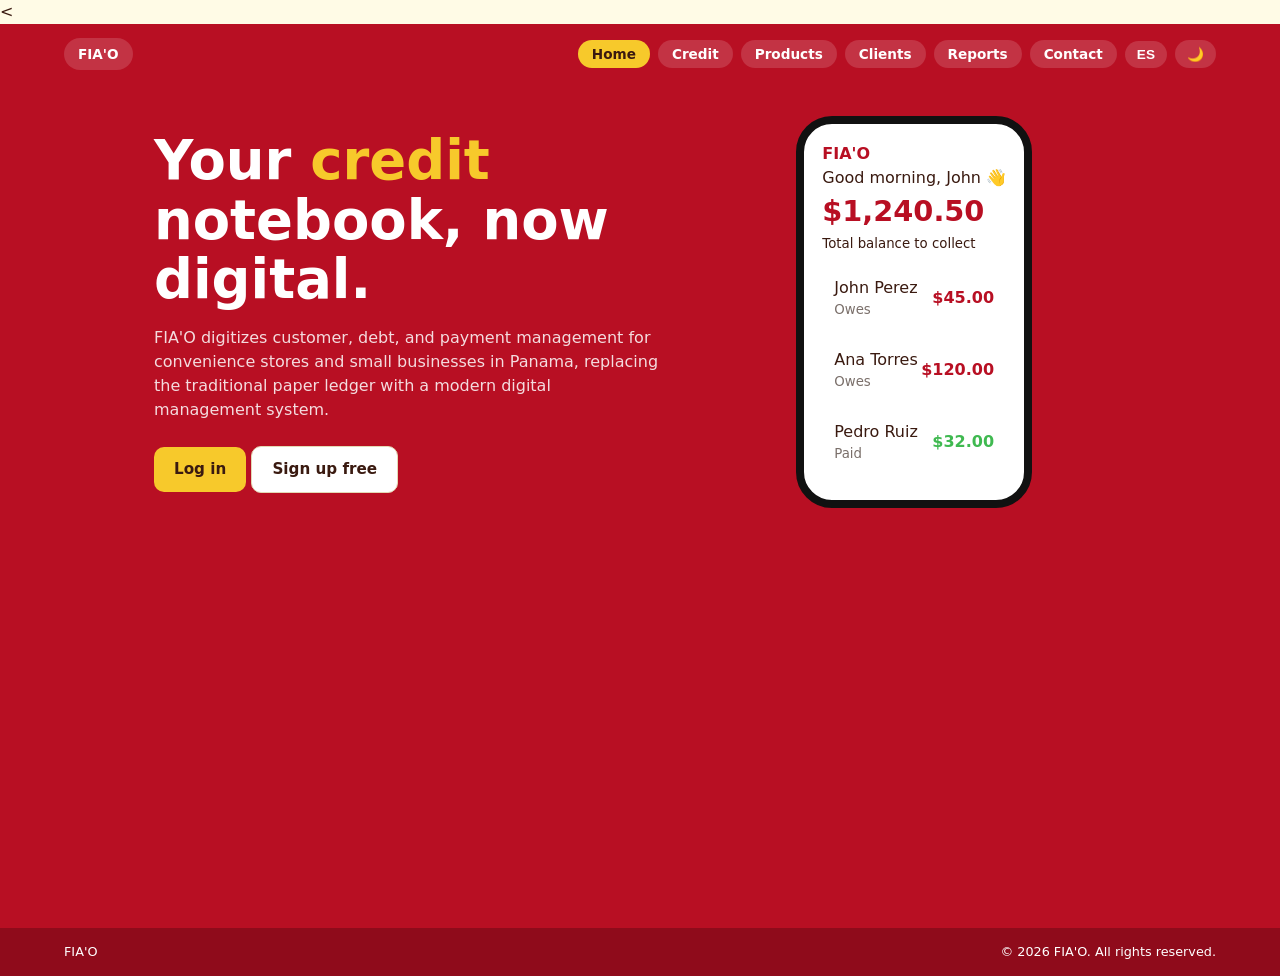
<file: index.html>
<<!DOCTYPE html>
<html lang="es">
<head>
<meta charset="UTF-8">
<meta name="viewport" content="width=device-width, initial-scale=1.0">
<title>FIA'O | Home</title>
<link rel="stylesheet" href="style.css">
<script>try{document.documentElement.dataset.theme=localStorage.getItem("theme")||"light"}catch(e){}</script>
</head>
<body class="">
<header class="nav"><a class="logo" href="index.html">FIA'O</a><div class="nav-right"><ul><li><a href="index.html" class='active'>Home</a></li><li><a href="credit.html">Credit</a></li><li><a href="products.html">Products</a></li><li><a href="clients.html">Clients</a></li><li><a href="reports.html">Reports</a></li><li><a href="contact.html">Contact</a></li></ul><button class="tool" id="lang" title="Idioma / Language">ES</button><button class="tool" id="theme" title="Dark mode">🌙</button></div></header>
<main class="red-bg"><div class="container hero">
<div><h1 data-es="Tu <span>cuaderno de crédito</span>, ahora digital.">Your <span>credit</span> notebook, now digital.</h1>
<p class="sub" style="margin-top:16px">FIA'O digitizes customer, debt, and payment management for convenience stores and small businesses in Panama, replacing the traditional paper ledger with a modern digital management system.</p>
<a class="btn btn-yellow" href="login.html">Log in</a> <a class="btn btn-light" href="signup.html">Sign up free</a></div>
<div class="phone"><b style="color:var(--red)">FIA'O</b><p>Good morning, John 👋</p><h2>$1,240.50</h2><small>Total balance to collect</small>
<div class="item" style="margin-top:12px"><span>John Perez<br><small>Owes</small></span><b class="plus">$45.00</b></div>
<div class="item"><span>Ana Torres<br><small>Owes</small></span><b class="plus">$120.00</b></div>
<div class="item"><span>Pedro Ruiz<br><small>Paid</small></span><b class="minus">$32.00</b></div></div>
</div></main><footer><span>FIA'O</span><span>© 2026 FIA'O. All rights reserved.</span></footer>
<script src="script.js"></script>
</body>
</html>
</file>
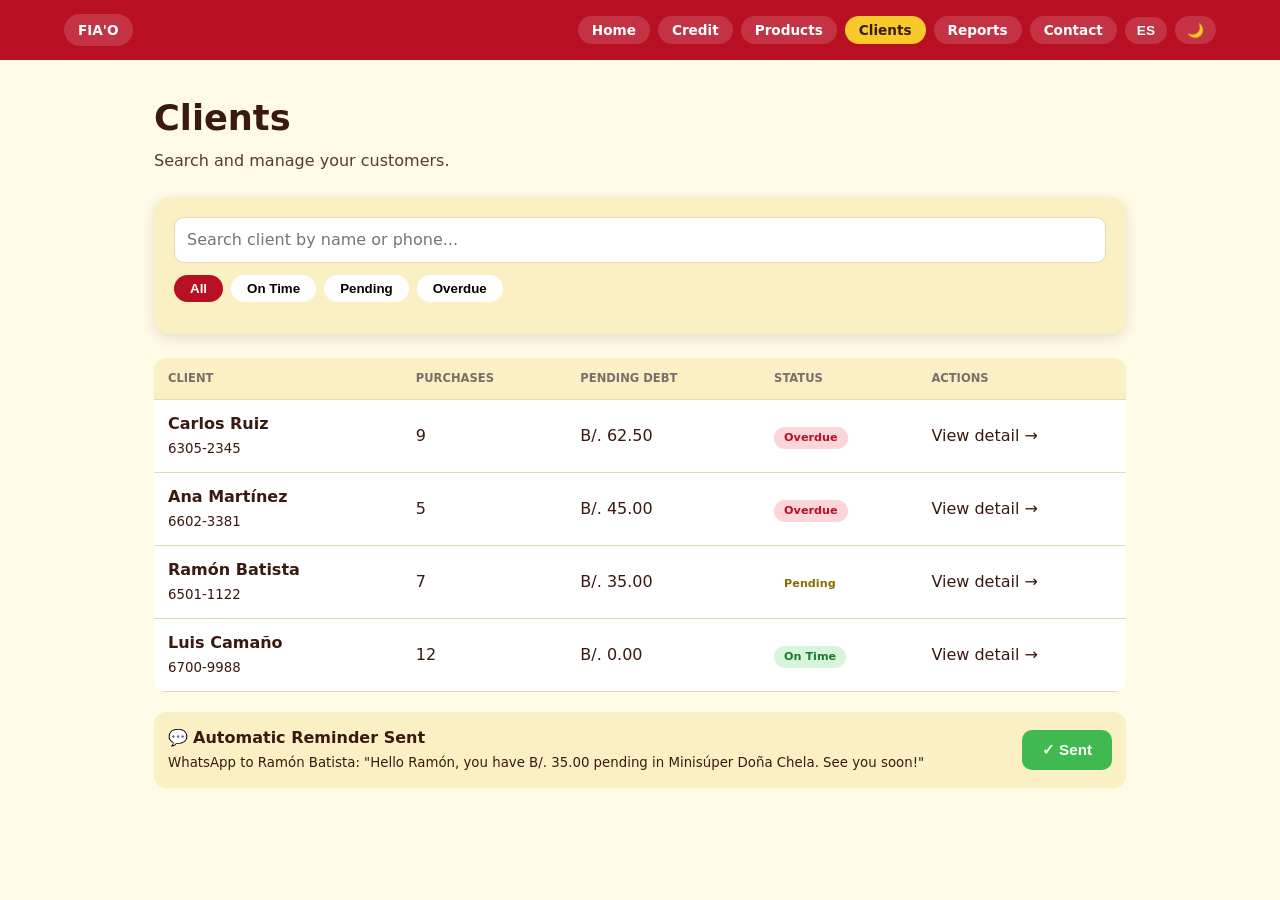
<file: clients.html>
<!DOCTYPE html>
<html lang="es">
<head>
<meta charset="UTF-8">
<meta name="viewport" content="width=device-width, initial-scale=1.0">
<title>FIA'O | Clients</title>
<link rel="stylesheet" href="style.css">
<script>try{document.documentElement.dataset.theme=localStorage.getItem("theme")||"light"}catch(e){}</script>
</head>
<body class="">
<header class="nav"><a class="logo" href="index.html">FIA'O</a><div class="nav-right"><ul><li><a href="index.html">Home</a></li><li><a href="credit.html">Credit</a></li><li><a href="products.html">Products</a></li><li><a href="clients.html" class='active'>Clients</a></li><li><a href="reports.html">Reports</a></li><li><a href="contact.html">Contact</a></li></ul><button class="tool" id="lang" title="Idioma / Language">ES</button><button class="tool" id="theme" title="Dark mode">🌙</button></div></header>
<main class="page-light"><div class="container">
<h1>Clients</h1><p class="sub">Search and manage your customers.</p>
<div class="card"><input placeholder="Search client by name or phone...">
<div class="pills"><button class="on" data-f="all">All</button><button data-f="ok">On Time</button><button data-f="pending">Pending</button><button data-f="over">Overdue</button></div></div><br>
<table id="clients"><thead><tr><th>Client</th><th>Purchases</th><th>Pending debt</th><th>Status</th><th>Actions</th></tr></thead><tbody>
<tr data-s="over"><td><b>Carlos Ruiz</b><br><small>6305-2345</small></td><td>9</td><td>B/. 62.50</td><td><span class="badge b-over">Overdue</span></td><td><a href="credit.html">View detail →</a></td></tr>
<tr data-s="over"><td><b>Ana Martínez</b><br><small>6602-3381</small></td><td>5</td><td>B/. 45.00</td><td><span class="badge b-over">Overdue</span></td><td><a href="credit.html">View detail →</a></td></tr>
<tr data-s="pending"><td><b>Ramón Batista</b><br><small>6501-1122</small></td><td>7</td><td>B/. 35.00</td><td><span class="badge b-pending">Pending</span></td><td><a href="credit.html">View detail →</a></td></tr>
<tr data-s="ok"><td><b>Luis Camaño</b><br><small>6700-9988</small></td><td>12</td><td>B/. 0.00</td><td><span class="badge b-ok">On Time</span></td><td><a href="credit.html">View detail →</a></td></tr>
</tbody></table>
<div class="reminder"><span>💬 <b>Automatic Reminder Sent</b><br><small>WhatsApp to Ramón Batista: "Hello Ramón, you have B/. 35.00 pending in Minisúper Doña Chela. See you soon!"</small></span><button class="btn" style="background:var(--green);color:#fff">✓ Sent</button></div>
</div></main>
<script src="script.js"></script>
</body>
</html>
</file>
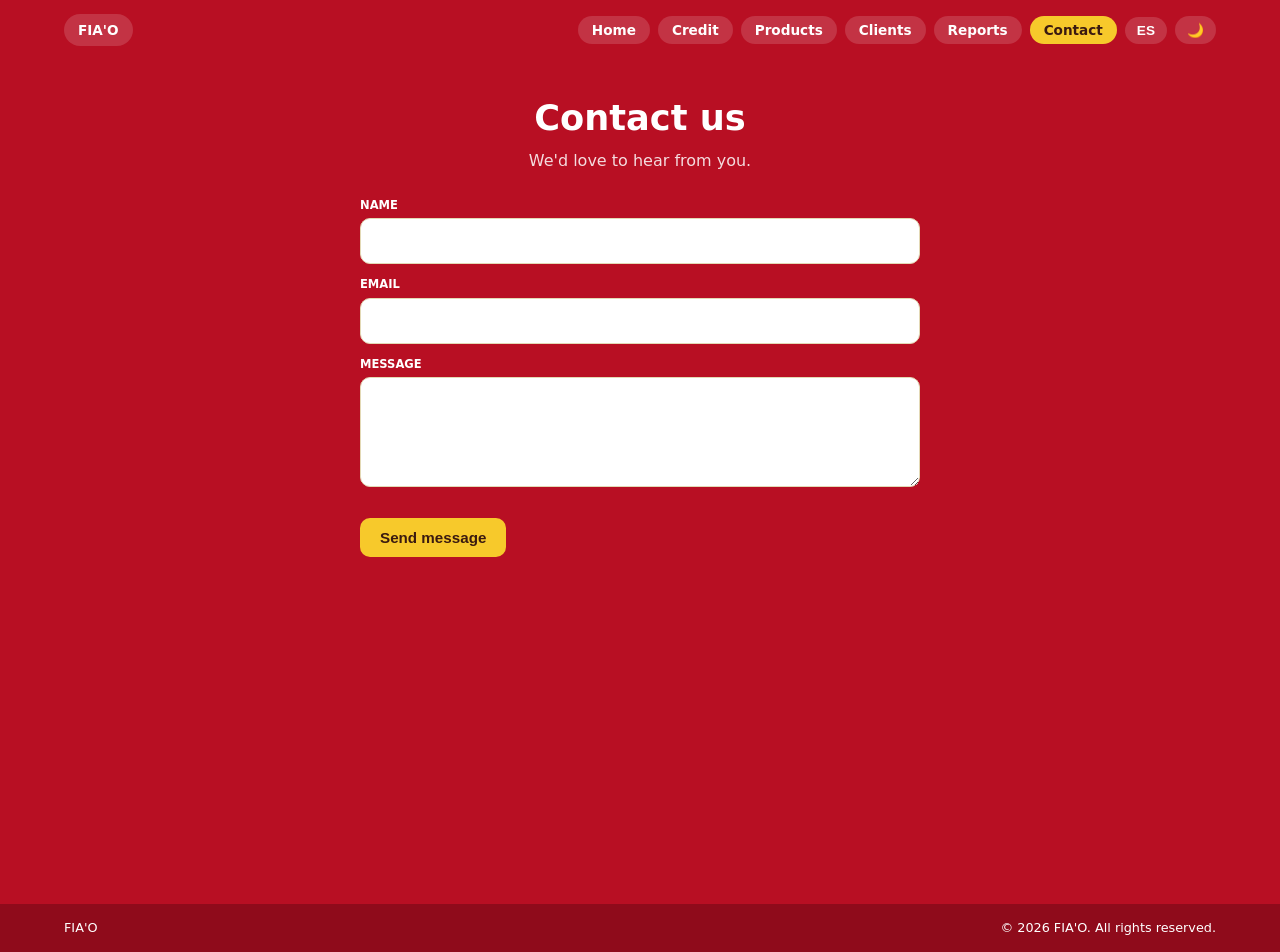
<file: contact.html>
<!DOCTYPE html>
<html lang="es">
<head>
<meta charset="UTF-8">
<meta name="viewport" content="width=device-width, initial-scale=1.0">
<title>FIA'O | Contact</title>
<link rel="stylesheet" href="style.css">
<script>try{document.documentElement.dataset.theme=localStorage.getItem("theme")||"light"}catch(e){}</script>
</head>
<body class="">
<header class="nav"><a class="logo" href="index.html">FIA'O</a><div class="nav-right"><ul><li><a href="index.html">Home</a></li><li><a href="credit.html">Credit</a></li><li><a href="products.html">Products</a></li><li><a href="clients.html">Clients</a></li><li><a href="reports.html">Reports</a></li><li><a href="contact.html" class='active'>Contact</a></li></ul><button class="tool" id="lang" title="Idioma / Language">ES</button><button class="tool" id="theme" title="Dark mode">🌙</button></div></header>
<main class="red-bg"><div class="container"><h1 style="text-align:center">Contact us</h1><p class="sub" style="text-align:center">We'd love to hear from you.</p>
<form class="contact-form" data-demo><label>Name</label><input required><label>Email</label><input type="email" required><label>Message</label><textarea></textarea><br><br><button class="btn btn-yellow">Send message</button></form></div></main><footer><span>FIA'O</span><span>© 2026 FIA'O. All rights reserved.</span></footer>
<script src="script.js"></script>
</body>
</html>
</file>
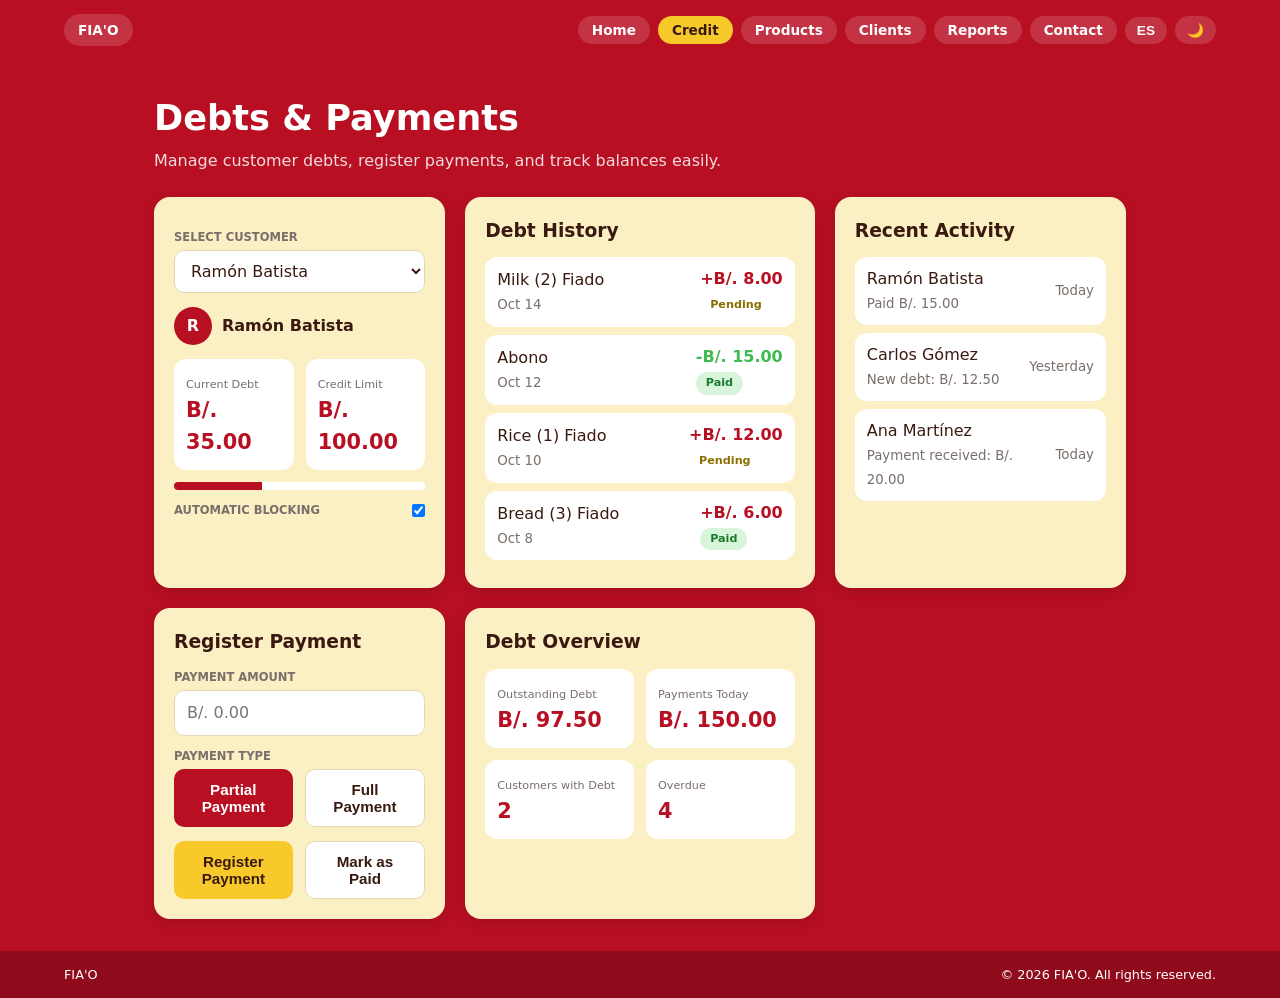
<file: credit.html>
<!DOCTYPE html>
<html lang="es">
<head>
<meta charset="UTF-8">
<meta name="viewport" content="width=device-width, initial-scale=1.0">
<title>FIA'O | Credit</title>
<link rel="stylesheet" href="style.css">
<script>try{document.documentElement.dataset.theme=localStorage.getItem("theme")||"light"}catch(e){}</script>
</head>
<body class="">
<header class="nav"><a class="logo" href="index.html">FIA'O</a><div class="nav-right"><ul><li><a href="index.html">Home</a></li><li><a href="credit.html" class='active'>Credit</a></li><li><a href="products.html">Products</a></li><li><a href="clients.html">Clients</a></li><li><a href="reports.html">Reports</a></li><li><a href="contact.html">Contact</a></li></ul><button class="tool" id="lang" title="Idioma / Language">ES</button><button class="tool" id="theme" title="Dark mode">🌙</button></div></header>
<main class="red-bg"><div class="container">
<h1>Debts &amp; Payments</h1><p class="sub">Manage customer debts, register payments, and track balances easily.</p>
<div class="grid g-credit">
<section class="card"><label>Select customer</label>
<select><option>Ramón Batista</option><option>Carlos Gómez</option><option>Ana Martínez</option></select>
<div class="customer"><div class="avatar">R</div><b>Ramón Batista</b></div>
<div class="row"><div class="stat"><small>Current Debt</small><b>B/. 35.00</b></div><div class="stat"><small>Credit Limit</small><b>B/. 100.00</b></div></div>
<div class="progress"><i style="width:35%"></i></div>
<label style="display:flex;justify-content:space-between">Automatic Blocking <input type="checkbox" checked style="width:auto"></label></section>
<section class="card"><h3>Debt History</h3>
<div class="item"><span>Milk (2) Fiado<br><small>Oct 14</small></span><span><b class="plus">+B/. 8.00</b><br><span class="badge b-pending">Pending</span></span></div>
<div class="item"><span>Abono<br><small>Oct 12</small></span><span><b class="minus">-B/. 15.00</b><br><span class="badge b-paid">Paid</span></span></div>
<div class="item"><span>Rice (1) Fiado<br><small>Oct 10</small></span><span><b class="plus">+B/. 12.00</b><br><span class="badge b-pending">Pending</span></span></div>
<div class="item"><span>Bread (3) Fiado<br><small>Oct 8</small></span><span><b class="plus">+B/. 6.00</b><br><span class="badge b-paid">Paid</span></span></div></section>
<section class="card"><h3>Recent Activity</h3>
<div class="item"><span>Ramón Batista<br><small>Paid B/. 15.00</small></span><small>Today</small></div>
<div class="item"><span>Carlos Gómez<br><small>New debt: B/. 12.50</small></span><small>Yesterday</small></div>
<div class="item"><span>Ana Martínez<br><small>Payment received: B/. 20.00</small></span><small>Today</small></div></section>
<section class="card"><h3>Register Payment</h3>
<form><label>Payment amount</label><input type="number" placeholder="B/. 0.00">
<label>Payment type</label><div class="row"><button type="button" class="btn btn-red">Partial Payment</button><button type="button" class="btn btn-light">Full Payment</button></div>
<div class="row" style="margin-top:14px"><button class="btn btn-yellow">Register Payment</button><button type="button" class="btn btn-light">Mark as Paid</button></div></form></section>
<section class="card"><h3>Debt Overview</h3><div class="row"><div class="stat"><small>Outstanding Debt</small><b>B/. 97.50</b></div><div class="stat"><small>Payments Today</small><b>B/. 150.00</b></div></div>
<div class="row" style="margin-top:12px"><div class="stat"><small>Customers with Debt</small><b>2</b></div><div class="stat"><small>Overdue</small><b>4</b></div></div></section>
</div></div></main><footer><span>FIA'O</span><span>© 2026 FIA'O. All rights reserved.</span></footer>
<script src="script.js"></script>
</body>
</html>
</file>
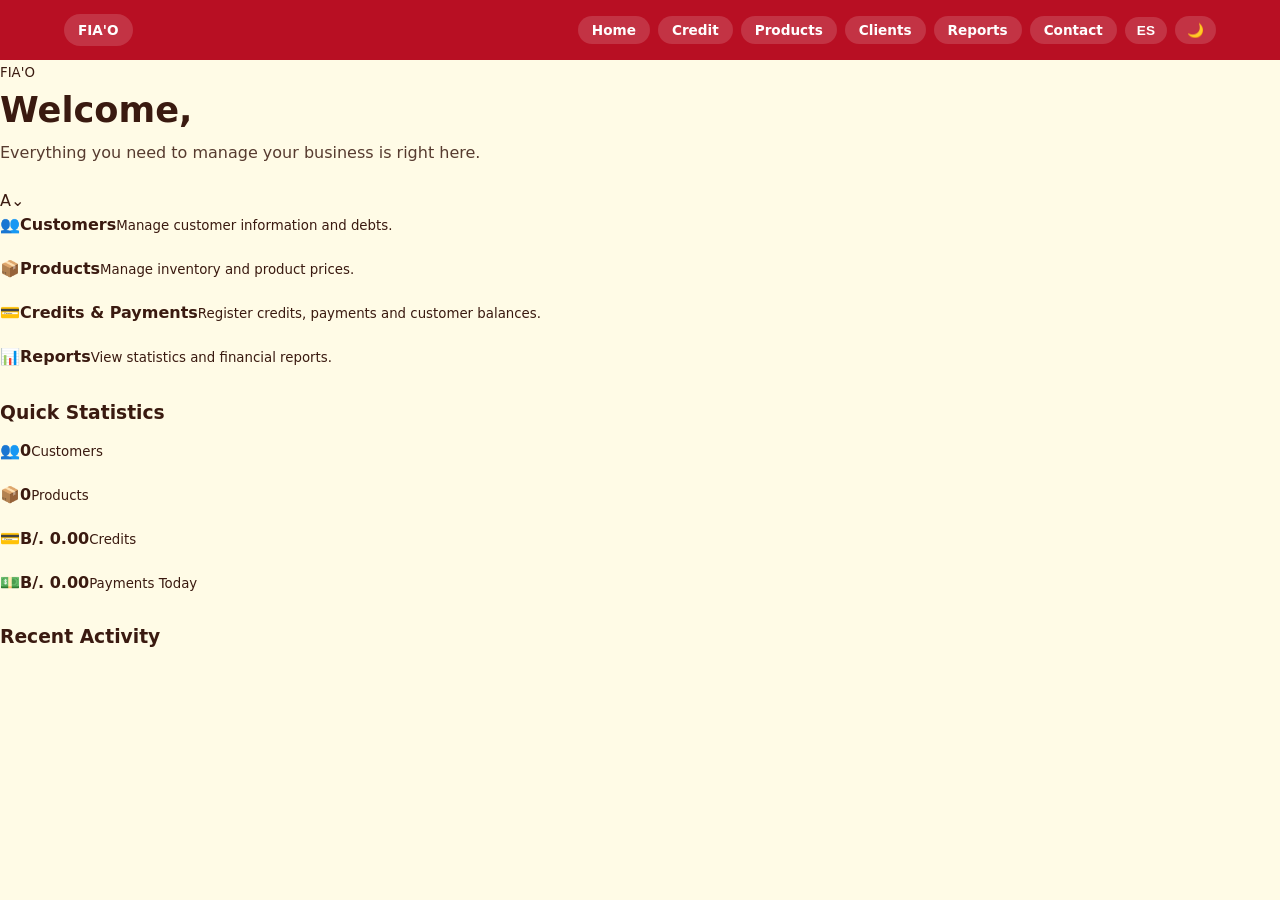
<file: dashboard.html>
<!DOCTYPE html>
<html lang="es">
<head>
<meta charset="UTF-8">
<meta name="viewport" content="width=device-width, initial-scale=1.0">
<title>FIA'O | Dashboard</title>
<link rel="stylesheet" href="style.css">
<script>try{document.documentElement.dataset.theme=localStorage.getItem("theme")||"light"}catch(e){}</script>
</head>
<body class="">
<header class="nav"><a class="logo" href="index.html">FIA'O</a><div class="nav-right"><ul><li><a href="index.html">Home</a></li><li><a href="credit.html">Credit</a></li><li><a href="products.html">Products</a></li><li><a href="clients.html">Clients</a></li><li><a href="reports.html">Reports</a></li><li><a href="contact.html">Contact</a></li></ul><button class="tool" id="lang" title="Idioma / Language">ES</button><button class="tool" id="theme" title="Dark mode">🌙</button></div></header>
<main class="page-light"><div class="dash">
<div class="dash-head"><div><small class="eyebrow">FIA'O</small><h1 id="welcome">Welcome,</h1><p class="sub">Everything you need to manage your business is right here.</p></div>
<div class="user-chip" id="userChip"><span class="uav" id="uAv">A</span><span class="uinfo"><b id="uName"></b><small id="uBiz"></small></span><span>⌄</span>
<div class="user-menu" id="uMenu" hidden><button type="button" id="logout">Log out</button></div></div></div>
<div class="grid dgrid">
<a class="dcard" href="clients.html"><span class="dico">👥</span><span><b>Customers</b><small>Manage customer information and debts.</small></span></a>
<a class="dcard" href="products.html"><span class="dico">📦</span><span><b>Products</b><small>Manage inventory and product prices.</small></span></a>
<a class="dcard" href="credit.html"><span class="dico">💳</span><span><b>Credits &amp; Payments</b><small>Register credits, payments and customer balances.</small></span></a>
<a class="dcard" href="reports.html"><span class="dico">📊</span><span><b>Reports</b><small>View statistics and financial reports.</small></span></a></div>
<h3 style="margin:30px 0 12px">Quick Statistics</h3>
<div class="grid dstats">
<div class="dcard col"><span class="dico sm">👥</span><b id="stC">0</b><small class="slabel">Customers</small></div>
<div class="dcard col"><span class="dico sm">📦</span><b id="stP">0</b><small class="slabel">Products</small></div>
<div class="dcard col"><span class="dico sm">💳</span><b id="stCr">B/. 0.00</b><small class="slabel">Credits</small></div>
<div class="dcard col"><span class="dico sm">💵</span><b id="stPay">B/. 0.00</b><small class="slabel">Payments Today</small></div></div>
<div class="dcard" style="display:block;margin-top:28px"><h3>Recent Activity</h3><div id="act"></div></div>
</div></main>
<script src="script.js"></script>
</body>
</html>
</file>
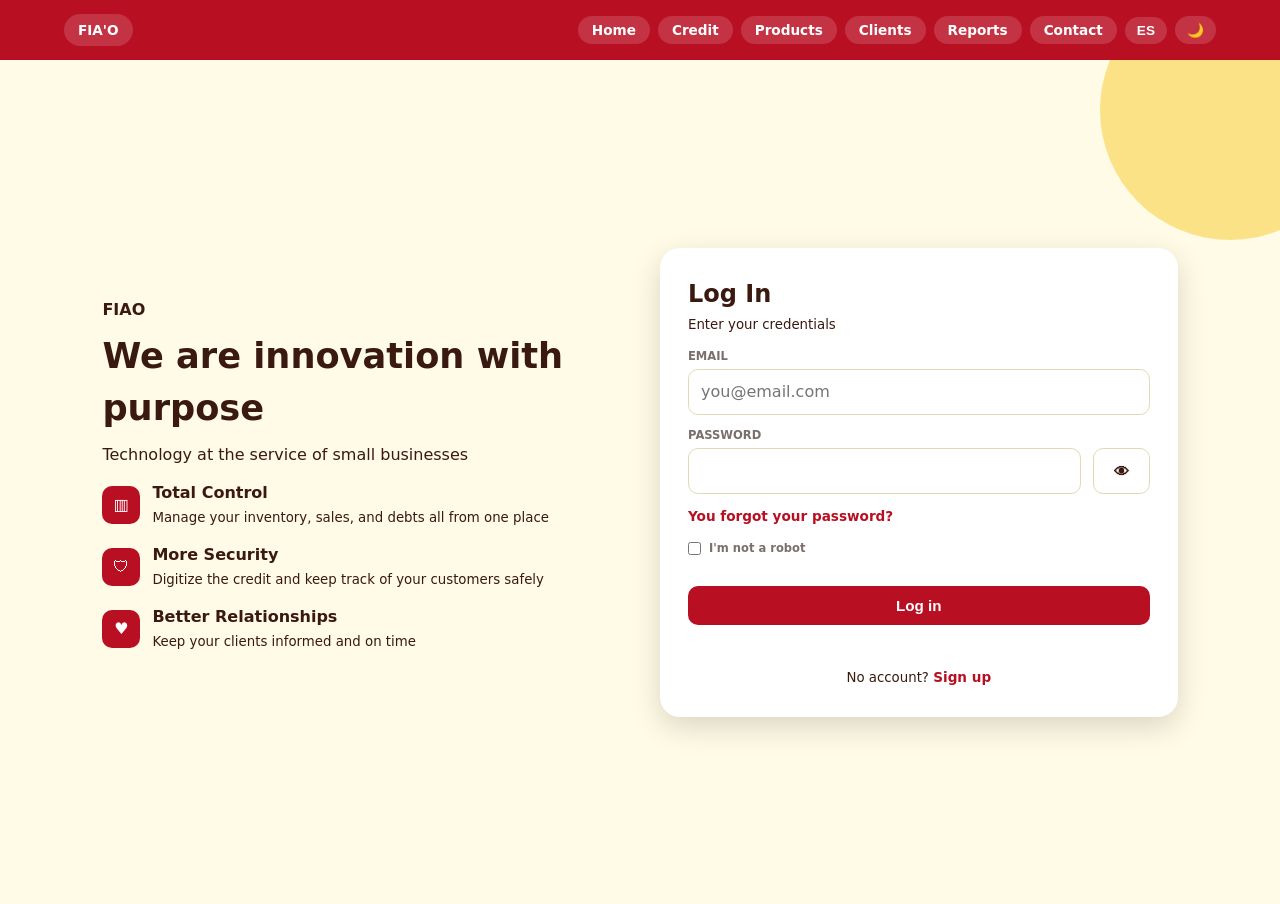
<file: login.html>
<!DOCTYPE html>
<html lang="es">
<head>
<meta charset="UTF-8">
<meta name="viewport" content="width=device-width, initial-scale=1.0">
<title>FIA'O | Log in</title>
<link rel="stylesheet" href="style.css">
<script>try{document.documentElement.dataset.theme=localStorage.getItem("theme")||"light"}catch(e){}</script>
</head>
<body class="">
<header class="nav"><a class="logo" href="index.html">FIA'O</a><div class="nav-right"><ul><li><a href="index.html">Home</a></li><li><a href="credit.html">Credit</a></li><li><a href="products.html">Products</a></li><li><a href="clients.html">Clients</a></li><li><a href="reports.html">Reports</a></li><li><a href="contact.html">Contact</a></li></ul><button class="tool" id="lang" title="Idioma / Language">ES</button><button class="tool" id="theme" title="Dark mode">🌙</button></div></header>
<main class="auth"><div><b>FIAO</b><h1>We are innovation with purpose</h1><p>Technology at the service of small businesses</p><div class="feature"><i>▥</i><div><b>Total Control</b><br><small>Manage your inventory, sales, and debts all from one place</small></div></div><div class="feature"><i>🛡</i><div><b>More Security</b><br><small>Digitize the credit and keep track of your customers safely</small></div></div><div class="feature"><i>♥</i><div><b>Better Relationships</b><br><small>Keep your clients informed and on time</small></div></div></div>
<form class="auth-card" id="loginForm" novalidate><h2>Log In</h2><small>Enter your credentials</small>
<label>Email</label><input name="email" type="email" placeholder="you@email.com" autocomplete="email">
<label>Password</label><div class="row"><input id="pw" name="password" type="password" autocomplete="current-password"><button type="button" class="btn btn-light" style="flex:0" data-eye="pw">👁</button></div>
<p style="margin:10px 0"><a href="#">You forgot your password?</a></p>
<label style="text-transform:none;display:flex;gap:8px;align-items:center"><input type="checkbox" id="robot" style="width:auto"> I'm not a robot</label><br>
<button class="btn btn-red btn-block">Log in</button><p class="msg" id="msg"></p><p style="margin-top:12px;text-align:center"><small>No account? <a href="signup.html">Sign up</a></small></p></form></main>
<script src="script.js"></script>
</body>
</html>
</file>
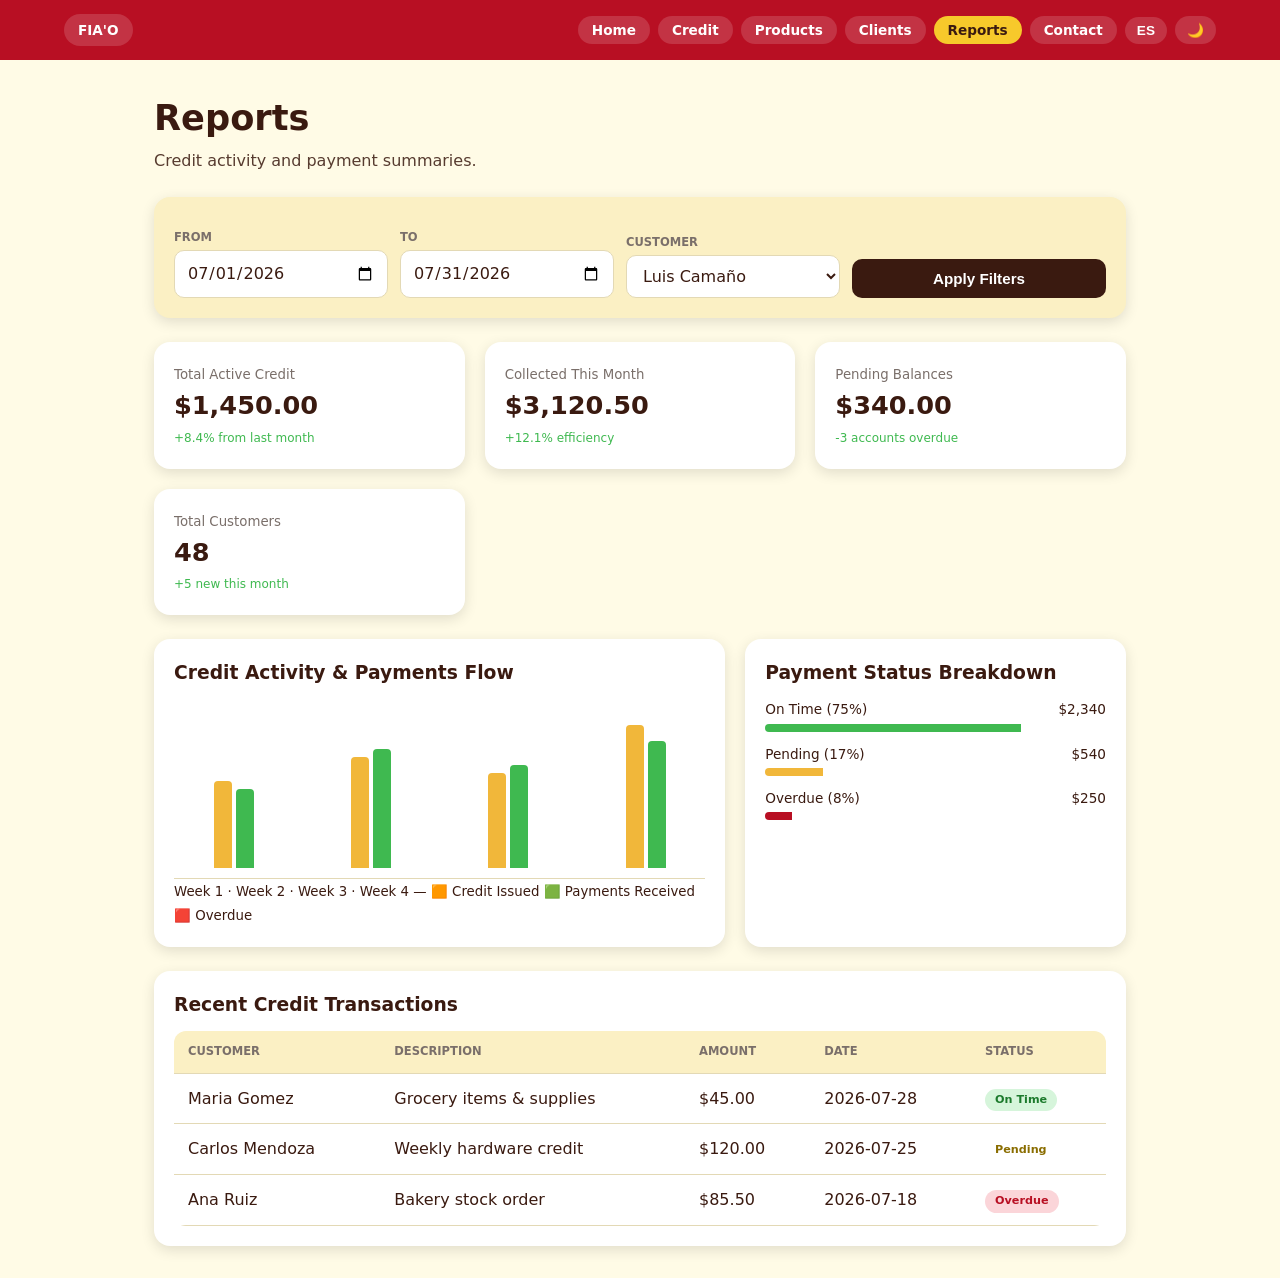
<file: reports.html>
<!DOCTYPE html>
<html lang="es">
<head>
<meta charset="UTF-8">
<meta name="viewport" content="width=device-width, initial-scale=1.0">
<title>FIA'O | Reports</title>
<link rel="stylesheet" href="style.css">
<script>try{document.documentElement.dataset.theme=localStorage.getItem("theme")||"light"}catch(e){}</script>
</head>
<body class="">
<header class="nav"><a class="logo" href="index.html">FIA'O</a><div class="nav-right"><ul><li><a href="index.html">Home</a></li><li><a href="credit.html">Credit</a></li><li><a href="products.html">Products</a></li><li><a href="clients.html">Clients</a></li><li><a href="reports.html" class='active'>Reports</a></li><li><a href="contact.html">Contact</a></li></ul><button class="tool" id="lang" title="Idioma / Language">ES</button><button class="tool" id="theme" title="Dark mode">🌙</button></div></header>
<main class="page-light"><div class="container">
<h1>Reports</h1><p class="sub">Credit activity and payment summaries.</p>
<div class="card"><div class="row" style="align-items:end"><div><label>From</label><input type="date" value="2026-07-01"></div><div><label>To</label><input type="date" value="2026-07-31"></div>
<div><label>Customer</label><select><option>Luis Camaño</option><option>All</option></select></div><button class="btn btn-brown">Apply Filters</button></div></div><br>
<div class="grid g3">
<div class="card white kpi"><small>Total Active Credit</small><b>$1,450.00</b><em>+8.4% from last month</em></div>
<div class="card white kpi"><small>Collected This Month</small><b>$3,120.50</b><em>+12.1% efficiency</em></div>
<div class="card white kpi"><small>Pending Balances</small><b>$340.00</b><em>-3 accounts overdue</em></div>
<div class="card white kpi"><small>Total Customers</small><b>48</b><em>+5 new this month</em></div></div><br>
<div class="grid" style="grid-template-columns:1.5fr 1fr">
<div class="card white"><h3>Credit Activity &amp; Payments Flow</h3><div class="bars"><div><i class="y" style="height:55%"></i><i class="g" style="height:50%"></i></div><div><i class="y" style="height:70%"></i><i class="g" style="height:75%"></i></div><div><i class="y" style="height:60%"></i><i class="g" style="height:65%"></i></div><div><i class="y" style="height:90%"></i><i class="g" style="height:80%"></i></div></div><small>Week 1 · Week 2 · Week 3 · Week 4 — 🟧 Credit Issued 🟩 Payments Received 🟥 Overdue</small></div>
<div class="card white"><h3>Payment Status Breakdown</h3>
<div class="bar-row">On Time (75%) <span style="float:right">$2,340</span><div class="progress"><i style="width:75%;background:var(--green)"></i></div></div>
<div class="bar-row">Pending (17%) <span style="float:right">$540</span><div class="progress"><i style="width:17%;background:#f1b73a"></i></div></div>
<div class="bar-row">Overdue (8%) <span style="float:right">$250</span><div class="progress"><i style="width:8%"></i></div></div></div></div><br>
<div class="card white"><h3>Recent Credit Transactions</h3><table><thead><tr><th>Customer</th><th>Description</th><th>Amount</th><th>Date</th><th>Status</th></tr></thead><tbody>
<tr><td>Maria Gomez</td><td>Grocery items &amp; supplies</td><td>$45.00</td><td>2026-07-28</td><td><span class="badge b-ok">On Time</span></td></tr>
<tr><td>Carlos Mendoza</td><td>Weekly hardware credit</td><td>$120.00</td><td>2026-07-25</td><td><span class="badge b-pending">Pending</span></td></tr>
<tr><td>Ana Ruiz</td><td>Bakery stock order</td><td>$85.50</td><td>2026-07-18</td><td><span class="badge b-over">Overdue</span></td></tr></tbody></table></div>
</div></main>
<script src="script.js"></script>
</body>
</html>
</file>
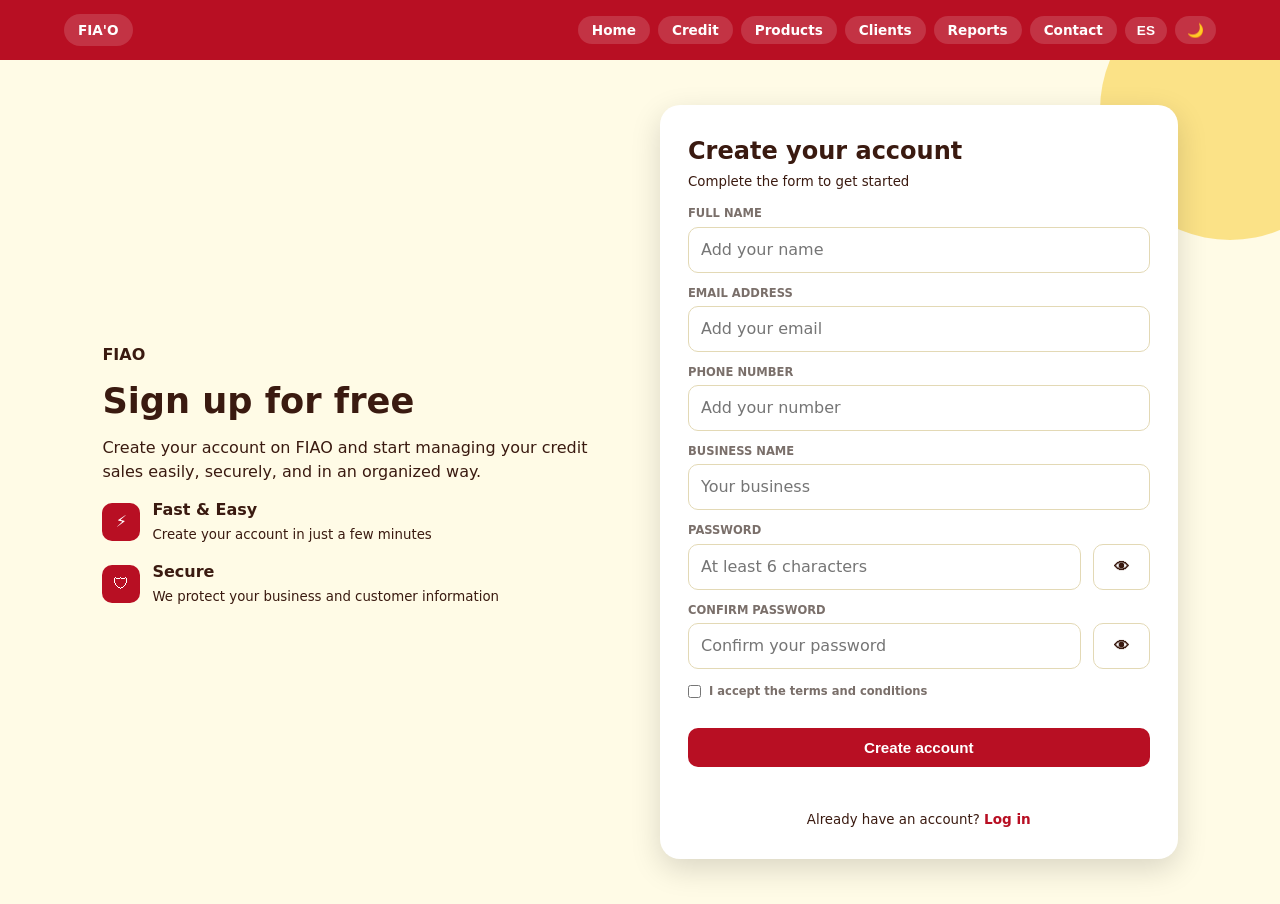
<file: signup.html>
<!DOCTYPE html>
<html lang="es">
<head>
<meta charset="UTF-8">
<meta name="viewport" content="width=device-width, initial-scale=1.0">
<title>FIA'O | Sign up</title>
<link rel="stylesheet" href="style.css">
<script>try{document.documentElement.dataset.theme=localStorage.getItem("theme")||"light"}catch(e){}</script>
</head>
<body class="">
<header class="nav"><a class="logo" href="index.html">FIA'O</a><div class="nav-right"><ul><li><a href="index.html">Home</a></li><li><a href="credit.html">Credit</a></li><li><a href="products.html">Products</a></li><li><a href="clients.html">Clients</a></li><li><a href="reports.html">Reports</a></li><li><a href="contact.html">Contact</a></li></ul><button class="tool" id="lang" title="Idioma / Language">ES</button><button class="tool" id="theme" title="Dark mode">🌙</button></div></header>
<main class="auth"><div><b>FIAO</b><h1>Sign up for free</h1><p>Create your account on FIAO and start managing your credit sales easily, securely, and in an organized way.</p>
<div class="feature"><i>⚡</i><div><b>Fast &amp; Easy</b><br><small>Create your account in just a few minutes</small></div></div><div class="feature"><i>🛡</i><div><b>Secure</b><br><small>We protect your business and customer information</small></div></div></div>
<form class="auth-card" id="signupForm" novalidate><h2>Create your account</h2><small>Complete the form to get started</small>
<label>Full name</label><input name="name" placeholder="Add your name" autocomplete="name">
<label>Email address</label><input name="email" type="email" placeholder="Add your email" autocomplete="email">
<label>Phone number</label><input name="phone" type="tel" placeholder="Add your number" autocomplete="tel">
<label>Business name</label><input name="business" placeholder="Your business">
<label>Password</label><div class="row"><input id="pw1" name="password" type="password" placeholder="At least 6 characters" autocomplete="new-password"><button type="button" class="btn btn-light" style="flex:0" data-eye="pw1">👁</button></div>
<label>Confirm password</label><div class="row"><input id="pw2" name="password2" type="password" placeholder="Confirm your password" autocomplete="new-password"><button type="button" class="btn btn-light" style="flex:0" data-eye="pw2">👁</button></div>
<label style="text-transform:none;display:flex;gap:8px;align-items:center;margin-top:14px"><input type="checkbox" name="terms" style="width:auto"> I accept the terms and conditions</label><br>
<button class="btn btn-red btn-block">Create account</button><p class="msg" id="msg"></p><p style="margin-top:12px;text-align:center"><small>Already have an account? <a href="login.html">Log in</a></small></p></form></main>
<script src="script.js"></script>
</body>
</html>
</file>
<file: style.css>
:root{--red:#b80f23;--red-d:#8f0b1b;--yellow:#f7c92b;--cream:#fffbe6;--cream2:#fbf0c4;--brown:#3a1a10;--green:#3fb950;--gray:#7a6f6a;--radius:16px}
:root{--white:#fff;--line:#e3d9b5;--red-bg:#b80f23;--navbg:#b80f23;--ink:#3a1a10;--btndark:#3a1a10}
[data-theme=dark]{color-scheme:dark;--cream:#1c1413;--cream2:#2a1e1c;--brown:#f6ead2;--white:#352725;--line:#4a3835;--gray:#b9a9a0;--red:#d42a3d;--red-bg:#6a0a17;--navbg:#8f0b1b;--btndark:#6b3a2a}
body,.card,.item,input,select,textarea,.product,table{transition:background .25s,color .25s}
.nav-right{display:flex;gap:8px;align-items:center;flex-wrap:wrap}
.tool{border:0;border-radius:99px;padding:6px 12px;font-weight:700;cursor:pointer;background:rgba(255,255,255,.15);color:#fff;font-size:.85rem}
.tool:hover{background:var(--yellow);color:var(--ink)}
.nav{flex-wrap:wrap;gap:10px}
*{box-sizing:border-box;margin:0;padding:0}
body{font-family:'Segoe UI',system-ui,sans-serif;background:var(--cream);color:var(--brown);line-height:1.5}
a{color:inherit;text-decoration:none}
/* NAV */
.nav{background:var(--navbg);display:flex;justify-content:space-between;align-items:center;padding:14px 5%;position:sticky;top:0;z-index:10}
.logo{color:#fff;font-weight:900;font-size:1.2rem}
.nav ul{display:flex;gap:8px;list-style:none;flex-wrap:wrap}
.nav a{background:rgba(255,255,255,.15);color:#fff;padding:6px 14px;border-radius:99px;font-size:.85rem;font-weight:600}
.nav a.active,.nav a:hover{background:var(--yellow);color:var(--ink)}
/* LAYOUT */
.red-bg{background:var(--red-bg);color:#fff;min-height:calc(100vh - 56px)}
.container{max-width:1100px;margin:auto;padding:32px 5%}
h1{font-size:2.2rem;font-weight:900}
.sub{opacity:.85;margin:4px 0 24px}
.grid{display:grid;gap:20px}
.g3{grid-template-columns:repeat(auto-fit,minmax(240px,1fr))}
.g-credit{grid-template-columns:1fr 1.2fr 1fr}
.card{background:var(--cream2);color:var(--brown);border-radius:var(--radius);padding:20px;box-shadow:0 4px 14px rgba(0,0,0,.12)}
.card.white{background:var(--white)}
.card h3{margin-bottom:12px}
/* BUTTONS & FORMS */
.btn{display:inline-block;border:0;border-radius:10px;padding:11px 20px;font-weight:700;cursor:pointer;font-size:.95rem}
.btn-red{background:var(--red);color:#fff}.btn-red:hover{background:var(--red-d)}
.btn-yellow{background:var(--yellow);color:var(--ink)}
.btn-light{background:var(--white);color:var(--brown);border:1px solid var(--line)}
.btn-brown{background:var(--btndark);color:#fff}
.btn-block{width:100%}
label{display:block;font-size:.72rem;font-weight:700;text-transform:uppercase;margin:12px 0 4px;color:var(--gray)}
input,select,textarea{width:100%;padding:10px 12px;border:1px solid var(--line);border-radius:10px;font:inherit;background:var(--white);color:var(--brown)}
input:focus,select:focus,textarea:focus{outline:2px solid var(--red);border-color:var(--red)}
textarea{min-height:110px;resize:vertical}
.row{display:flex;gap:12px}.row>*{flex:1}
/* BADGES */
.badge{font-size:.7rem;font-weight:700;padding:3px 10px;border-radius:99px;display:inline-block}
.b-pending{background:var(--white)3b0;color:#8a6d00}.b-paid,.b-ok{background:#d6f5db;color:#1c7a2c}.b-over{background:#fbd5d9;color:var(--red)}
.tag{background:var(--yellow);color:var(--ink);font-size:.7rem;font-weight:700;padding:3px 10px;border-radius:99px}
/* CREDIT */
.stat{background:var(--white);border-radius:12px;padding:12px}.stat small{color:var(--gray);font-size:.7rem}.stat b{display:block;color:var(--red);font-size:1.3rem}
.progress{height:8px;background:var(--white);border-radius:99px;margin:12px 0;overflow:hidden}.progress i{display:block;height:100%;background:var(--red)}
.item{display:flex;justify-content:space-between;align-items:center;background:var(--white);border-radius:12px;padding:10px 12px;margin-bottom:8px}
.item small{color:var(--gray)}
.plus{color:var(--red);font-weight:800}.minus{color:var(--green);font-weight:800}
.avatar{width:38px;height:38px;border-radius:50%;background:var(--red);color:#fff;display:grid;place-items:center;font-weight:800;margin-right:10px}
.customer{display:flex;align-items:center;margin:14px 0}
/* PRODUCTS */
.page-light{background:var(--cream)}
.search-bar{display:flex;gap:10px;align-items:center;margin-bottom:20px}
.search-bar input{border-radius:99px;background:var(--cream2);border:2px solid var(--red)}
.tabs{display:flex;gap:8px;margin-bottom:20px}
.tab{padding:8px 18px;border-radius:10px;background:var(--cream2);font-weight:700;border:0;cursor:pointer}
.tab.active{background:var(--red-d);color:#fff}
.product{background:var(--white);border-radius:var(--radius);overflow:hidden;box-shadow:0 2px 8px rgba(0,0,0,.08)}
.product .img{height:140px;background:var(--cream2);display:grid;place-items:center;font-size:3rem;position:relative}
.product .tag{position:absolute;top:10px;left:10px}
.product .info{padding:12px 14px}
.product .top{display:flex;justify-content:space-between;font-weight:700}
.product .top span{color:var(--red)}
.add-card{border:2px dashed var(--line);border-radius:var(--radius);display:grid;place-items:center;text-align:center;min-height:220px;cursor:pointer;color:var(--gray)}
.add-card b{display:grid;place-items:center;width:52px;height:52px;border-radius:50%;background:var(--red);color:#fff;font-size:1.8rem;margin:0 auto 8px}
.modal{position:fixed;inset:0;background:rgba(0,0,0,.55);display:none;place-items:center;z-index:50}
.modal.open{display:grid}
.modal .box{background:var(--white);border-radius:var(--radius);padding:24px;width:min(420px,92%);max-height:90vh;overflow:auto}
.upload{border:2px dashed var(--line);border-radius:12px;padding:30px;text-align:center;color:var(--gray)}
/* TABLE */
table{width:100%;border-collapse:collapse;background:var(--white);border-radius:12px;overflow:hidden}
th{background:var(--cream2);text-align:left;font-size:.72rem;text-transform:uppercase;color:var(--gray)}
th,td{padding:12px 14px;border-bottom:1px solid var(--line)}
.pills{display:flex;gap:8px;margin:12px 0}.pills button{border:0;background:var(--white);padding:6px 16px;border-radius:99px;font-weight:600;cursor:pointer}.pills .on{background:var(--red);color:#fff}
.reminder{display:flex;justify-content:space-between;align-items:center;gap:12px;background:var(--cream2);border-radius:12px;padding:14px;margin-top:20px}
/* REPORTS */
.kpi b{font-size:1.6rem;display:block}.kpi small{color:var(--gray)}.kpi em{color:var(--green);font-size:.75rem;font-style:normal}
.bars{display:flex;align-items:flex-end;gap:18px;height:180px;padding:10px 0;border-bottom:1px solid var(--line)}
.bars div{flex:1;display:flex;gap:4px;align-items:flex-end;justify-content:center;height:100%}
.bars i{width:18px;border-radius:4px 4px 0 0}
.y{background:#f1b73a}.g{background:var(--green)}.r{background:var(--red)}
.bar-row{margin:12px 0;font-size:.85rem}.bar-row .progress{margin:4px 0}
/* HERO */
.hero{display:grid;grid-template-columns:1.2fr 1fr;gap:40px;align-items:center}
.hero h1{font-size:3.4rem;line-height:1.1}.hero h1 span{color:var(--yellow)}
.phone{background:var(--white);color:var(--brown);border:8px solid #111;border-radius:36px;padding:18px;max-width:300px;margin:auto}
.phone h2{color:var(--red);font-size:1.8rem}
/* AUTH */
.auth{display:grid;grid-template-columns:1fr 1fr;gap:40px;align-items:center;min-height:calc(100vh - 56px);padding:30px 8%;position:relative;overflow:hidden}
.auth::after{content:"";position:absolute;right:-80px;top:-80px;width:260px;height:260px;background:var(--yellow);opacity:.5;border-radius:50%;z-index:0}
.auth>*{position:relative;z-index:1}
.auth h1{margin:8px 0}
.feature{display:flex;gap:12px;align-items:center;margin:14px 0}
.feature i{width:38px;height:38px;background:var(--red);color:#fff;display:grid;place-items:center;border-radius:10px;font-style:normal}
.auth-card{background:var(--white);border-radius:20px;padding:28px;box-shadow:0 10px 30px rgba(0,0,0,.15)}
.auth-card a{color:var(--red);font-size:.85rem;font-weight:600}
/* CONTACT */
.contact-form{max-width:560px;margin:auto}
.contact-form input,.contact-form textarea{background:var(--white)}
.contact-form label{color:#fff}
footer{background:var(--red-d);color:#fff;display:flex;justify-content:space-between;padding:14px 5%;font-size:.8rem}
@media(max-width:850px){.g-credit,.hero,.auth{grid-template-columns:1fr}.hero h1{font-size:2.5rem}}

/* ===== Products v2 / Fiado sale / Auth ===== */
:root{--yfill:#fff1c2;--yline:#f5c542}
[data-theme=dark]{--yfill:#3a2d1c;--yline:#7a5f1f}
.shell{max-width:1220px;margin:24px auto;background:var(--cream);box-shadow:0 2px 14px rgba(0,0,0,.1)}
.shell-top{background:var(--white);display:flex;gap:16px;align-items:center;padding:14px 24px;border-bottom:1px solid var(--yline)}
.brand{font-weight:900;font-size:1.3rem;letter-spacing:1px}
.shell-top input{max-width:340px;border-radius:99px;background:var(--yfill);border:1px solid var(--yline)}
.shell-body{padding:20px 6% 40px}
.tabs{border-bottom:1px solid var(--yline);margin-bottom:24px}
.tab{background:transparent;color:var(--brown)}
.tab.active{background:var(--red);color:#fff}
.product .img{height:150px;padding:0;overflow:hidden;cursor:pointer}
.product .img img{width:100%;height:100%;object-fit:cover;display:block}
.product .img:hover::after{content:"📷";position:absolute;right:8px;bottom:8px;background:rgba(0,0,0,.55);border-radius:99px;padding:4px 8px;font-size:.9rem}
.product .foot{display:flex;justify-content:space-between;align-items:center;margin-top:8px}
.icon-btn{border:0;background:var(--cream2);color:var(--brown);border-radius:8px;padding:6px 9px;cursor:pointer;margin-left:4px}
.icon-btn.red{background:#fbd5d9;color:var(--red)}
.sale-card{background:var(--white);border:1px solid var(--yline);border-radius:14px;padding:22px;max-width:600px;margin-bottom:22px}
.sale-card label{text-transform:none;color:var(--brown);font-size:.75rem;margin-top:14px}
.sale-card input,.sale-card select{background:var(--yfill);border:1px solid var(--yline);padding:12px}
.total{display:flex;justify-content:space-between;align-items:center;background:var(--yfill);border:1px solid var(--yline);border-radius:10px;padding:18px 16px;margin:20px 0;font-weight:700;font-size:.8rem}
.total b{color:var(--red);font-size:1.4rem}
.sale-row{display:flex;justify-content:space-between;align-items:center;background:var(--yfill);border:1px solid var(--yline);border-radius:10px;padding:10px 12px;margin-top:10px;font-size:.85rem}
.sale-row .amt{color:var(--red);margin-right:10px}
.sale-row .del{border:0;background:none;color:var(--red);cursor:pointer;font-size:1rem}
label.upload{text-transform:none;font-size:.85rem;margin:0 0 6px;display:block;cursor:pointer;color:var(--gray)}
label.upload img{max-width:100%;max-height:150px;border-radius:8px}
.msg{margin-top:12px;font-weight:600;font-size:.85rem;min-height:1.2em}
.msg.err{color:var(--red)}.msg.ok{color:#1c7a2c}
[data-theme=dark] .msg.ok{color:#6fd47e}
</file>
